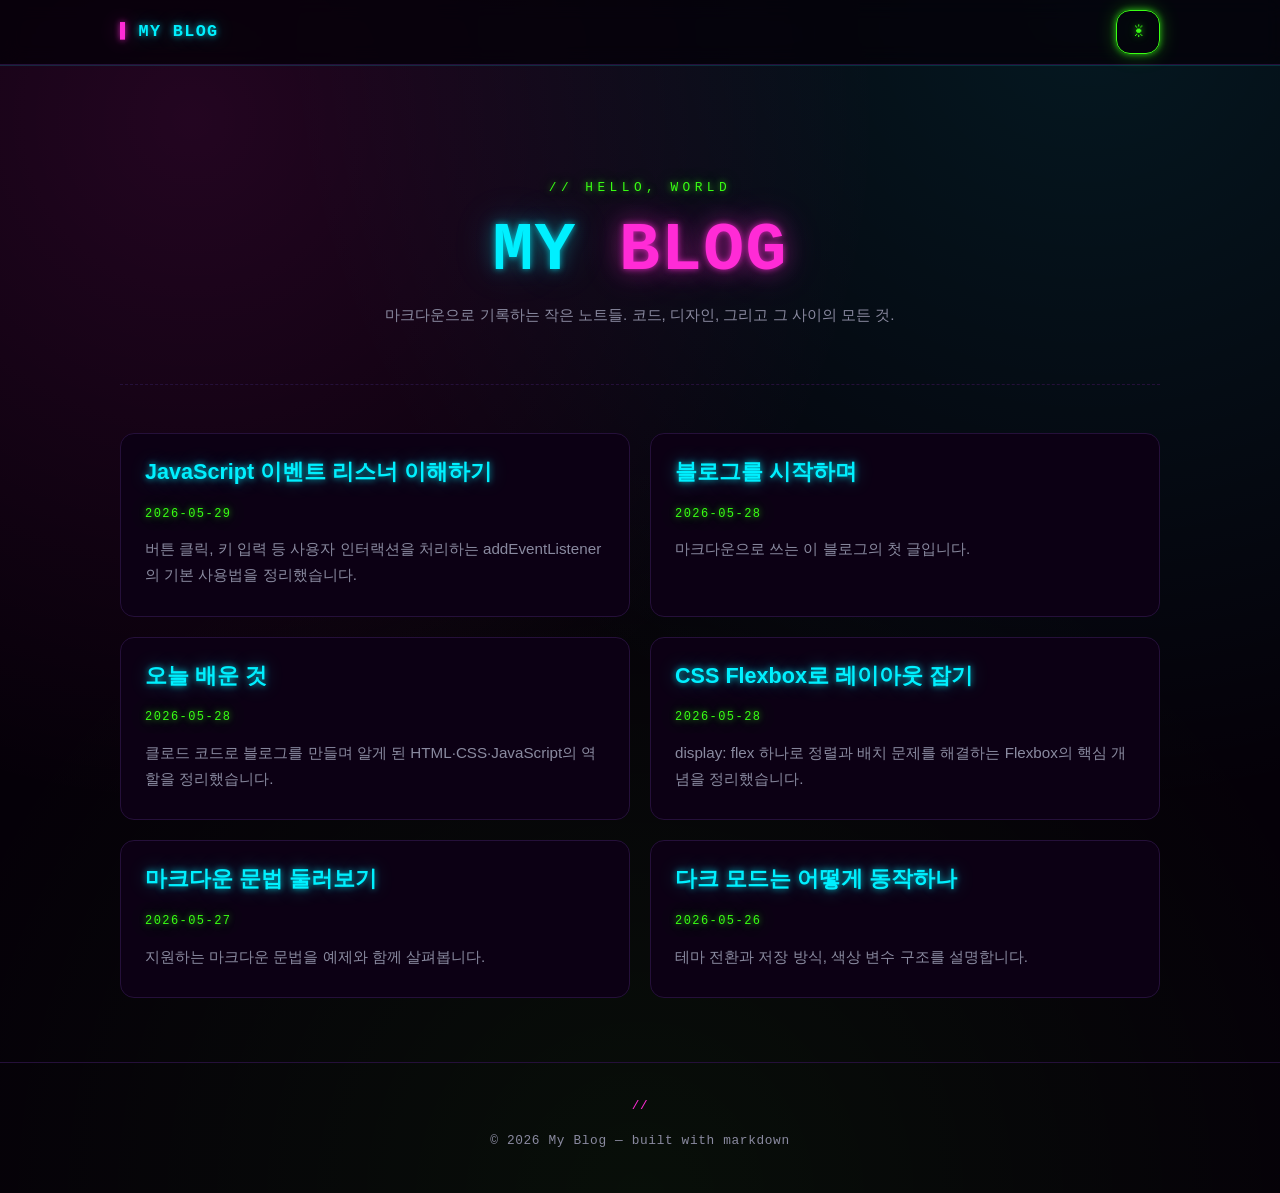
<file: index.html>
<!DOCTYPE html>
<html lang="ko" data-theme="dark">
  <head>
    <meta charset="UTF-8" />
    <meta name="viewport" content="width=device-width, initial-scale=1" />
    <title>My Blog</title>
    <meta name="description" content="마크다운으로 쓰는 네온 블로그" />
    <link rel="stylesheet" href="css/style.css" />
    <!-- 최초 페인트 전에 테마를 적용해 깜빡임을 방지한다. 기본은 다크(네온). -->
    <script>
      (function () {
        try {
          var t = localStorage.getItem('theme') || 'dark';
          document.documentElement.setAttribute('data-theme', t);
        } catch (e) {}
      })();
    </script>
  </head>
  <body>
    <header class="site-header">
      <div class="container container--wide site-header__inner">
        <a class="site-header__brand" href="index.html">My Blog</a>
        <button class="theme-toggle" type="button" data-theme-toggle aria-label="테마 전환"></button>
      </div>
    </header>

    <main class="container container--wide site-main">
      <section class="hero">
        <p class="hero__eyebrow">// hello, world</p>
        <h1 class="hero__title">MY <span>BLOG</span></h1>
        <p class="hero__subtitle">마크다운으로 기록하는 작은 노트들. 코드, 디자인, 그리고 그 사이의 모든 것.</p>
      </section>

      <div class="post-list" data-post-list>
        <p class="loading">글을 불러오는 중…</p>
      </div>
    </main>

    <footer class="site-footer">
      <div class="container container--wide">
        <p>© 2026 My Blog — built with markdown</p>
      </div>
    </footer>

    <script type="module" src="js/app.js"></script>
  </body>
</html>
</file>
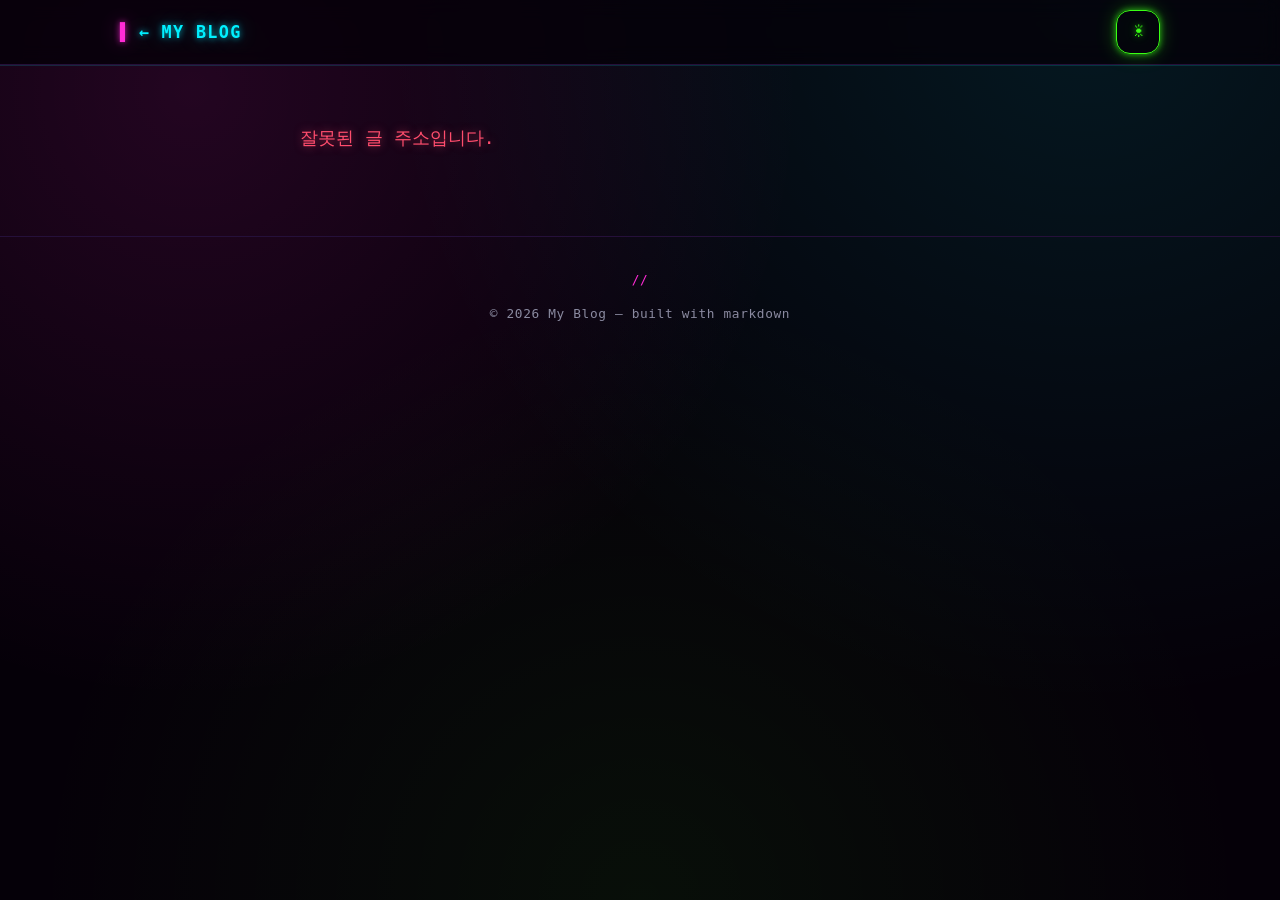
<file: post.html>
<!DOCTYPE html>
<html lang="ko" data-theme="dark">
  <head>
    <meta charset="UTF-8" />
    <meta name="viewport" content="width=device-width, initial-scale=1" />
    <title>My Blog</title>
    <link rel="stylesheet" href="css/style.css" />
    <!-- 최초 페인트 전에 테마를 적용해 깜빡임을 방지한다. 기본은 다크(네온). -->
    <script>
      (function () {
        try {
          var t = localStorage.getItem('theme') || 'dark';
          document.documentElement.setAttribute('data-theme', t);
        } catch (e) {}
      })();
    </script>
  </head>
  <body>
    <header class="site-header">
      <div class="container container--wide site-header__inner">
        <a class="site-header__brand" href="index.html">← My Blog</a>
        <button class="theme-toggle" type="button" data-theme-toggle aria-label="테마 전환"></button>
      </div>
    </header>

    <main class="container site-main">
      <article class="post" data-post>
        <p class="loading">글을 불러오는 중…</p>
      </article>
    </main>

    <footer class="site-footer">
      <div class="container container--wide">
        <p>© 2026 My Blog — built with markdown</p>
      </div>
    </footer>

    <script type="module" src="js/app.js"></script>
  </body>
</html>
</file>
<file: css/style.css>
/* ---------------------------------------------------------------------------
   네온 테마 변수
   배경은 새카맣게, 본문은 가독성 있는 밝은 회색, 강조는 네온.
--------------------------------------------------------------------------- */
:root {
  --bg: #050008;
  --bg-deep: #000000;
  --bg-panel: #0c0014;
  --text: #e6e6f0;
  --text-muted: #8a8aa0;
  --border: #25103a;

  --neon-cyan: #00f0ff;
  --neon-pink: #ff2bd6;
  --neon-green: #39ff14;
  --neon-yellow: #fff200;

  --accent: var(--neon-cyan);
  --accent-alt: var(--neon-pink);

  --code-bg: #100020;
  --error: #ff4d6d;

  --max-width-prose: 720px;
  --max-width-wide: 1080px;
  --radius: 14px;

  --font-sans: "Inter", -apple-system, BlinkMacSystemFont, "Segoe UI",
    "Apple SD Gothic Neo", "Malgun Gothic", Roboto, Helvetica, Arial, sans-serif;
  --font-mono: "JetBrains Mono", "SF Mono", "Cascadia Code", "D2Coding", Consolas,
    monospace;

  --glow-cyan: 0 0 6px rgba(0, 240, 255, 0.7), 0 0 18px rgba(0, 240, 255, 0.35);
  --glow-pink: 0 0 6px rgba(255, 43, 214, 0.75), 0 0 22px rgba(255, 43, 214, 0.4);
  --glow-green: 0 0 6px rgba(57, 255, 20, 0.7), 0 0 18px rgba(57, 255, 20, 0.35);
}

/* "라이트" 토글: 네온은 유지하되 배경을 페일 라일락으로 반전. */
[data-theme="light"] {
  --bg: #f6f1ff;
  --bg-deep: #ffffff;
  --bg-panel: #ffffff;
  --text: #14002a;
  --text-muted: #5b4a78;
  --border: #d8c8f5;

  --neon-cyan: #0090a8;
  --neon-pink: #c4148e;
  --neon-green: #1d9a18;

  --accent: var(--neon-pink);
  --accent-alt: var(--neon-cyan);

  --code-bg: #efe8ff;

  --glow-cyan: 0 0 0 1px rgba(0, 144, 168, 0.25);
  --glow-pink: 0 0 0 1px rgba(196, 20, 142, 0.3);
  --glow-green: 0 0 0 1px rgba(29, 154, 24, 0.3);
}

/* ---------------------------------------------------------------------------
   기본 (모바일 우선)
--------------------------------------------------------------------------- */
* {
  box-sizing: border-box;
}

html {
  -webkit-text-size-adjust: 100%;
}

body {
  margin: 0;
  min-height: 100vh;
  background: var(--bg);
  background-image: radial-gradient(
      circle at 15% 10%,
      rgba(255, 43, 214, 0.12),
      transparent 45%
    ),
    radial-gradient(circle at 85% 0%, rgba(0, 240, 255, 0.1), transparent 50%),
    radial-gradient(circle at 50% 100%, rgba(57, 255, 20, 0.06), transparent 55%);
  color: var(--text);
  font-family: var(--font-sans);
  font-size: 1.0625rem;
  line-height: 1.7;
  transition: background-color 0.25s ease, color 0.25s ease;
}

[data-theme="light"] body {
  background-image: none;
}

.container {
  width: 100%;
  max-width: var(--max-width-prose);
  margin: 0 auto;
  padding: 0 1.25rem;
}

.container--wide {
  max-width: var(--max-width-wide);
}

a {
  color: var(--accent);
  text-decoration: none;
  border-bottom: 1px solid transparent;
  transition: color 0.15s ease, border-color 0.15s ease, text-shadow 0.15s ease;
}

a:hover {
  border-bottom-color: var(--accent);
  text-shadow: var(--glow-cyan);
}

::selection {
  background: var(--neon-pink);
  color: var(--bg-deep);
}

/* ---------------------------------------------------------------------------
   헤더 / 푸터
--------------------------------------------------------------------------- */
.site-header {
  position: sticky;
  top: 0;
  z-index: 10;
  background: rgba(5, 0, 8, 0.78);
  backdrop-filter: blur(10px);
  -webkit-backdrop-filter: blur(10px);
  border-bottom: 1px solid var(--border);
  box-shadow: 0 1px 0 rgba(0, 240, 255, 0.15);
}

[data-theme="light"] .site-header {
  background: rgba(255, 255, 255, 0.85);
  box-shadow: 0 1px 0 rgba(196, 20, 142, 0.15);
}

.site-header__inner {
  display: flex;
  align-items: center;
  justify-content: space-between;
  height: 64px;
}

.site-header__brand {
  font-family: var(--font-mono);
  font-weight: 700;
  font-size: 1.05rem;
  letter-spacing: 0.08em;
  text-transform: uppercase;
  color: var(--neon-cyan);
  text-shadow: var(--glow-cyan);
  border-bottom: none;
}

.site-header__brand::before {
  content: "▌";
  margin-right: 0.45rem;
  color: var(--neon-pink);
  text-shadow: var(--glow-pink);
  animation: cursor-blink 1.1s steps(2, end) infinite;
}

@keyframes cursor-blink {
  50% {
    opacity: 0;
  }
}

.site-header__brand:hover {
  border-bottom: none;
  text-shadow: var(--glow-cyan), 0 0 28px rgba(0, 240, 255, 0.5);
}

.theme-toggle {
  width: 44px;
  height: 44px;
  display: inline-flex;
  align-items: center;
  justify-content: center;
  font-size: 1.05rem;
  color: var(--neon-green);
  background: transparent;
  border: 1px solid var(--neon-green);
  border-radius: var(--radius);
  cursor: pointer;
  text-shadow: var(--glow-green);
  box-shadow: var(--glow-green);
  transition: transform 0.15s ease, box-shadow 0.15s ease, color 0.15s ease,
    border-color 0.15s ease;
}

.theme-toggle:hover {
  transform: translateY(-1px);
  color: var(--neon-pink);
  border-color: var(--neon-pink);
  text-shadow: var(--glow-pink);
  box-shadow: var(--glow-pink);
}

.site-main {
  padding-top: 2.5rem;
  padding-bottom: 4rem;
}

.site-footer {
  border-top: 1px solid var(--border);
  color: var(--text-muted);
  font-family: var(--font-mono);
  font-size: 0.8rem;
  letter-spacing: 0.05em;
  text-align: center;
  padding: 2rem 0;
}

.site-footer::before {
  content: "// ";
  color: var(--neon-pink);
}

/* ---------------------------------------------------------------------------
   히어로 (홈)
--------------------------------------------------------------------------- */
.hero {
  padding: 3rem 0 2.5rem;
  text-align: center;
  border-bottom: 1px dashed var(--border);
  margin-bottom: 3rem;
}

.hero__eyebrow {
  font-family: var(--font-mono);
  font-size: 0.8rem;
  letter-spacing: 0.35em;
  text-transform: uppercase;
  color: var(--neon-green);
  text-shadow: var(--glow-green);
  margin: 0 0 1rem;
}

.hero__title {
  margin: 0;
  font-family: var(--font-mono);
  font-size: clamp(2.25rem, 7vw, 4.25rem);
  font-weight: 800;
  letter-spacing: 0.02em;
  line-height: 1.05;
  color: var(--neon-cyan);
  text-shadow: var(--glow-cyan), 0 0 40px rgba(0, 240, 255, 0.25);
}

.hero__title span {
  color: var(--neon-pink);
  text-shadow: var(--glow-pink), 0 0 40px rgba(255, 43, 214, 0.3);
}

.hero__subtitle {
  margin: 1rem auto 0;
  max-width: 520px;
  color: var(--text-muted);
  font-size: 0.95rem;
}

/* ---------------------------------------------------------------------------
   글 목록 — 그리드 카드
--------------------------------------------------------------------------- */
.post-list {
  display: grid;
  grid-template-columns: 1fr;
  gap: 1.25rem;
}

.post-card {
  position: relative;
  padding: 1.5rem 1.5rem 1.75rem;
  background: var(--bg-panel);
  border: 1px solid var(--border);
  border-radius: var(--radius);
  overflow: hidden;
  transition: transform 0.2s ease, border-color 0.2s ease, box-shadow 0.2s ease;
}

.post-card::before {
  content: "";
  position: absolute;
  inset: 0;
  border-radius: var(--radius);
  padding: 1px;
  background: linear-gradient(135deg, var(--neon-cyan), var(--neon-pink));
  -webkit-mask: linear-gradient(#000 0 0) content-box, linear-gradient(#000 0 0);
  mask: linear-gradient(#000 0 0) content-box, linear-gradient(#000 0 0);
  -webkit-mask-composite: xor;
  mask-composite: exclude;
  opacity: 0;
  transition: opacity 0.2s ease;
  pointer-events: none;
}

.post-card:hover {
  transform: translateY(-3px);
  border-color: transparent;
  box-shadow: 0 0 0 1px transparent, var(--glow-pink);
}

.post-card:hover::before {
  opacity: 1;
}

.post-card__link {
  display: block;
  color: inherit;
  border-bottom: none;
}

.post-card__link:hover {
  border-bottom: none;
  text-shadow: none;
}

.post-card__date {
  display: inline-block;
  font-family: var(--font-mono);
  font-size: 0.75rem;
  letter-spacing: 0.12em;
  text-transform: uppercase;
  color: var(--neon-green);
  text-shadow: var(--glow-green);
  margin-bottom: 0.75rem;
}

.post-card__title {
  margin: 0 0 0.6rem;
  font-size: 1.35rem;
  line-height: 1.3;
  color: var(--neon-cyan);
  text-shadow: var(--glow-cyan);
  transition: color 0.15s ease, text-shadow 0.15s ease;
}

.post-card:hover .post-card__title {
  color: var(--neon-pink);
  text-shadow: var(--glow-pink);
}

.post-card__summary {
  margin: 0;
  color: var(--text-muted);
  font-size: 0.95rem;
}

/* ---------------------------------------------------------------------------
   글 페이지
--------------------------------------------------------------------------- */
.post-header {
  margin-bottom: 2.5rem;
  padding-bottom: 1.5rem;
  border-bottom: 1px dashed var(--border);
}

.post-header__title {
  margin: 0 0 0.75rem;
  font-family: var(--font-mono);
  font-size: 2rem;
  line-height: 1.2;
  color: var(--neon-cyan);
  text-shadow: var(--glow-cyan);
}

.post-header__date {
  font-family: var(--font-mono);
  font-size: 0.8rem;
  letter-spacing: 0.15em;
  text-transform: uppercase;
  color: var(--neon-green);
  text-shadow: var(--glow-green);
}

.post-body > * + * {
  margin-top: 1.25rem;
}

.post-body h1,
.post-body h2,
.post-body h3 {
  font-family: var(--font-mono);
  line-height: 1.3;
  margin-top: 2.25rem;
  color: var(--neon-pink);
  text-shadow: var(--glow-pink);
}

.post-body h2 {
  font-size: 1.5rem;
}

.post-body h2::before {
  content: "## ";
  color: var(--neon-green);
  text-shadow: var(--glow-green);
}

.post-body h3 {
  font-size: 1.2rem;
}

.post-body h3::before {
  content: "### ";
  color: var(--neon-green);
  text-shadow: var(--glow-green);
}

.post-body img {
  max-width: 100%;
  height: auto;
  border-radius: var(--radius);
  border: 1px solid var(--neon-cyan);
  box-shadow: var(--glow-cyan);
}

.post-body code {
  font-family: var(--font-mono);
  font-size: 0.88em;
  background: var(--code-bg);
  color: var(--neon-green);
  padding: 0.15em 0.45em;
  border-radius: 4px;
  border: 1px solid var(--border);
}

.post-body pre {
  background: var(--code-bg);
  padding: 1.1rem 1.25rem;
  border-radius: var(--radius);
  border: 1px solid var(--border);
  box-shadow: inset 0 0 18px rgba(0, 240, 255, 0.08);
  overflow-x: auto;
}

.post-body pre code {
  background: none;
  border: none;
  padding: 0;
  font-size: 0.9rem;
  color: var(--text);
}

.post-body blockquote {
  margin: 0;
  padding: 0.4rem 0 0.4rem 1.1rem;
  border-left: 3px solid var(--neon-pink);
  box-shadow: -3px 0 12px rgba(255, 43, 214, 0.25);
  color: var(--text-muted);
  font-style: italic;
}

.post-body ul,
.post-body ol {
  padding-left: 1.4rem;
}

.post-body ul li::marker {
  color: var(--neon-pink);
}

.post-body ol li::marker {
  color: var(--neon-cyan);
}

.post-body li + li {
  margin-top: 0.4rem;
}

.post-body hr {
  border: none;
  border-top: 1px dashed var(--border);
  margin: 2rem 0;
}

.post-body a {
  border-bottom: 1px solid var(--accent);
}

/* ---------------------------------------------------------------------------
   상태 메시지
--------------------------------------------------------------------------- */
.loading,
.empty {
  font-family: var(--font-mono);
  color: var(--text-muted);
}

.loading::after {
  content: "▮";
  margin-left: 0.3rem;
  color: var(--neon-green);
  animation: cursor-blink 1.1s steps(2, end) infinite;
}

.error {
  font-family: var(--font-mono);
  color: var(--error);
  text-shadow: 0 0 8px rgba(255, 77, 109, 0.5);
}

/* ---------------------------------------------------------------------------
   넓은 화면 보정
--------------------------------------------------------------------------- */
@media (min-width: 640px) {
  body {
    font-size: 1.125rem;
  }

  .post-header__title {
    font-size: 2.5rem;
  }
}

@media (min-width: 760px) {
  .post-list {
    grid-template-columns: repeat(2, 1fr);
  }
}

@media (min-width: 1024px) {
  .hero {
    padding: 4.5rem 0 3.5rem;
  }
}

/* 모션 민감 사용자 배려 */
@media (prefers-reduced-motion: reduce) {
  *,
  *::before,
  *::after {
    animation: none !important;
    transition: none !important;
  }
}
</file>
